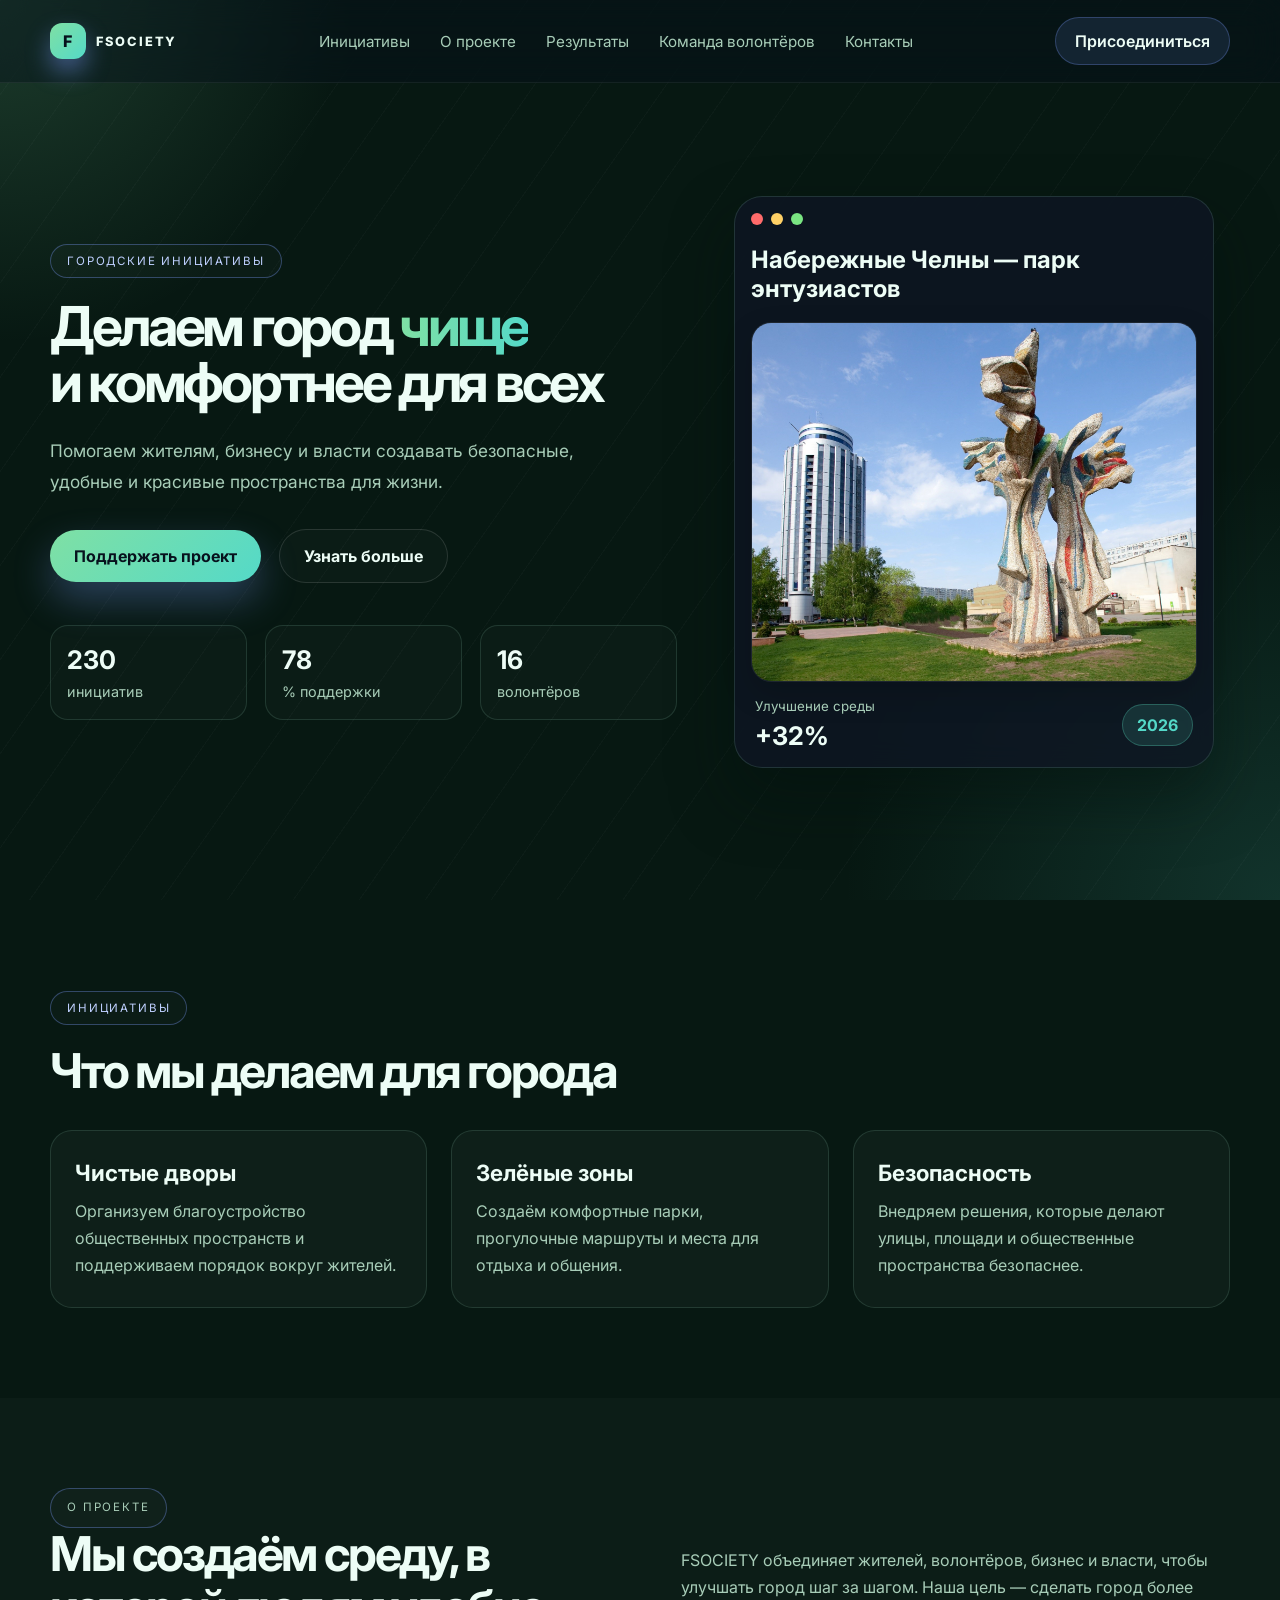
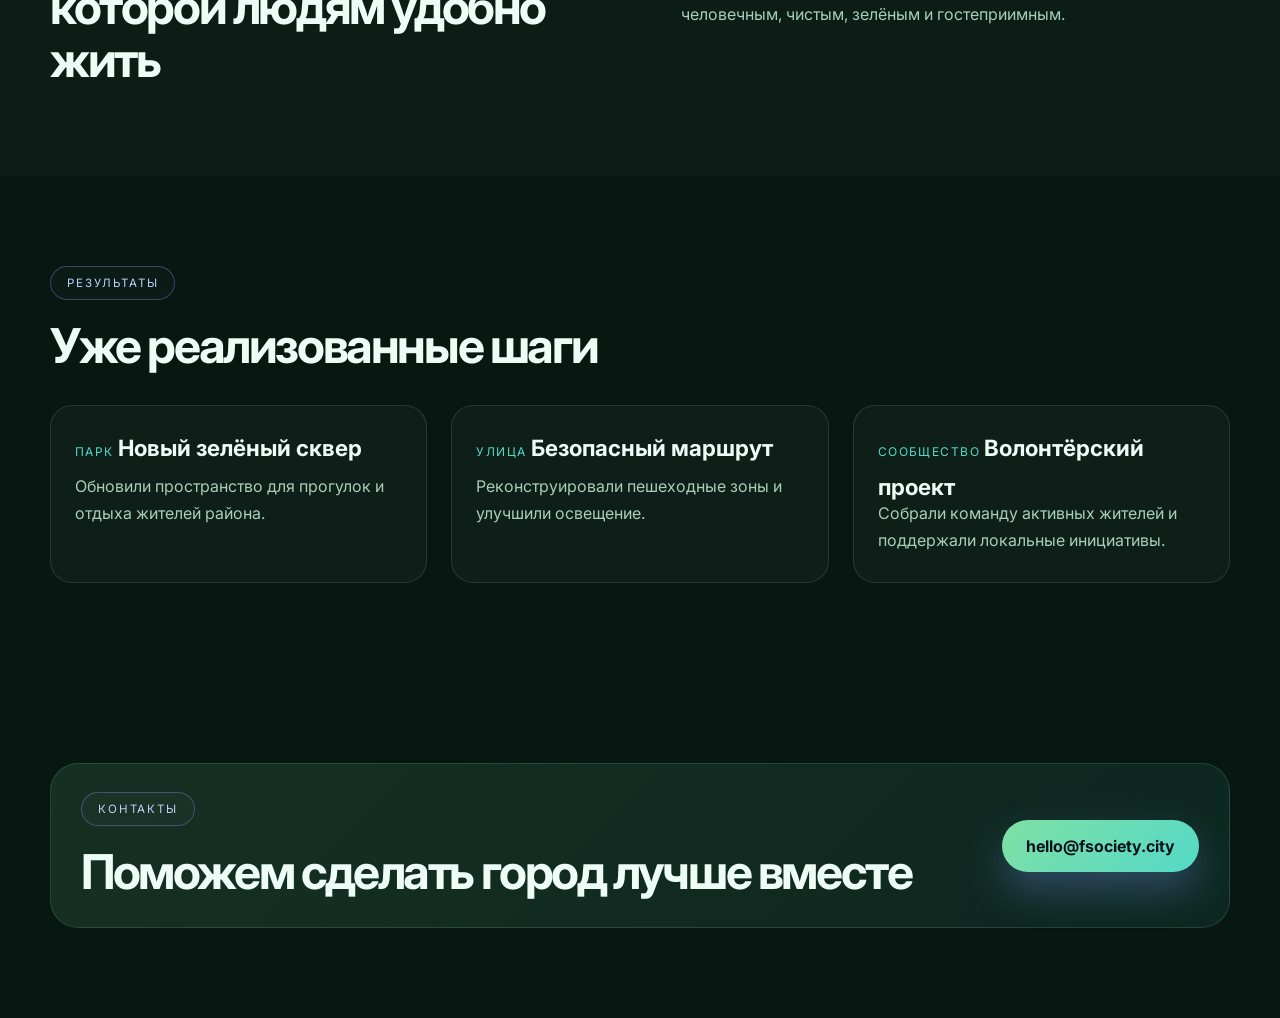
<file: index.html>
<!DOCTYPE html>
<html lang="ru">
  <head>
    <meta charset="UTF-8" />
    <meta name="viewport" content="width=device-width, initial-scale=1.0" />
    <title>FSOCIETY — Благоустройство города</title>
    <meta
      name="description"
      content="Мы создаём удобные, безопасные и красивые общественные пространства для людей и города."
    />
    <link rel="preconnect" href="https://fonts.googleapis.com" />
    <link rel="preconnect" href="https://fonts.gstatic.com" crossorigin />
    <link
      href="https://fonts.googleapis.com/css2?family=Inter:wght@400;500;600;700;800;900&display=swap"
      rel="stylesheet"
    />
    <link rel="stylesheet" href="assets/css/style.css" />
  </head>
  <body>
    <header class="site-header">
      <div class="container nav">
        <div class="brand">
          <span class="brand-mark">F</span>
          <span class="brand-text">FSOCIETY</span>
        </div>

        <nav class="nav-menu" aria-label="Главное меню">
          <a href="#services">Инициативы</a>
          <a href="#about">О проекте</a>
          <a href="#cases">Результаты</a>
          <a href="volunteers.html">Команда волонтёров</a>
          <a href="#contact">Контакты</a>
        </nav>

        <a class="nav-button" href="support.html">Присоединиться</a>
      </div>
    </header>

    <main>
      <section class="hero">
        <div class="container hero-inner">
          <div class="hero-copy">
            <p class="eyebrow">Городские инициативы</p>
            <h1>
              Делаем город <span>чище</span><br />
              и комфортнее для всех
            </h1>
            <p class="subtext">
              Помогаем жителям, бизнесу и власти создавать безопасные, удобные и красивые пространства для жизни.
            </p>

            <div class="cta-group">
              <a href="contacts.html" class="btn btn-primary">Поддержать проект</a>
              <a href="more.html" class="btn btn-secondary">Узнать больше</a>
            </div>

            <ul class="hero-stats" aria-label="Показатели проекта">
              <li>
                <strong data-count="230">0</strong>
                <span>инициатив</span>
              </li>
              <li>
                <strong data-count="78">0</strong>
                <span>% поддержки</span>
              </li>
              <li>
                <strong data-count="16">0</strong>
                <span>волонтёров</span>
              </li>
            </ul>
          </div>

          <div class="hero-visual" aria-label="Визуальная панель проекта">
            <div class="glass-card card-main">
              <div class="mini-header">
                <span class="dot red"></span>
                <span class="dot yellow"></span>
                <span class="dot green"></span>
              </div>

              <h2 class="image-title">Набережные Челны — парк энтузиастов</h2>

              <img
                class="hero-image"
                src="assets/img/photo.jpg"
                alt="Городская улица, благоустройство и общественные пространства"
              />

              <div class="metric-row">
                <div>
                  <small>Улучшение среды</small>
                  <strong>+32%</strong>
                </div>
                <div class="badge-pill">2026</div>
              </div>
            </div>
          </div>
        </div>
      </section>

      <section id="services" class="info-section">
        <div class="container">
          <div class="section-heading">
            <p class="eyebrow">Инициативы</p>
            <h2>Что мы делаем для города</h2>
          </div>

          <div class="cards-grid">
            <article class="info-card">
              <h3>Чистые дворы</h3>
              <p>Организуем благоустройство общественных пространств и поддерживаем порядок вокруг жителей.</p>
            </article>
            <article class="info-card">
              <h3>Зелёные зоны</h3>
              <p>Создаём комфортные парки, прогулочные маршруты и места для отдыха и общения.</p>
            </article>
            <article class="info-card">
              <h3>Безопасность</h3>
              <p>Внедряем решения, которые делают улицы, площади и общественные пространства безопаснее.</p>
            </article>
          </div>
        </div>
      </section>

      <section id="about" class="info-section alt-section">
        <div class="container about-wrap">
          <div>
            <p class="eyebrow">О проекте</p>
            <h2>Мы создаём среду, в которой людям удобно жить</h2>
          </div>
          <p>
            FSOCIETY объединяет жителей, волонтёров, бизнес и власти, чтобы улучшать город шаг за шагом.
            Наша цель — сделать город более человечным, чистым, зелёным и гостеприимным.
          </p>
        </div>
      </section>

      <section id="cases" class="info-section">
        <div class="container">
          <div class="section-heading">
            <p class="eyebrow">Результаты</p>
            <h2>Уже реализованные шаги</h2>
          </div>

          <div class="cases-grid">
            <div class="case-item">
              <span>Парк</span>
              <strong>Новый зелёный сквер</strong>
              <p>Обновили пространство для прогулок и отдыха жителей района.</p>
            </div>
            <div class="case-item">
              <span>Улица</span>
              <strong>Безопасный маршрут</strong>
              <p>Реконструировали пешеходные зоны и улучшили освещение.</p>
            </div>
            <div class="case-item">
              <span>Сообщество</span>
              <strong>Волонтёрский проект</strong>
              <p>Собрали команду активных жителей и поддержали локальные инициативы.</p>
            </div>
          </div>
        </div>
      </section>

      <section id="contact" class="info-section contact-section">
        <div class="container contact-box">
          <div>
            <p class="eyebrow">Контакты</p>
            <h2>Поможем сделать город лучше вместе</h2>
          </div>
          <a href="mailto:hello@fsociety.city" class="btn btn-primary">hello@fsociety.city</a>
        </div>
      </section>
    </main>

    <script src="assets/js/script.js"></script>
  </body>
</html>
</file>
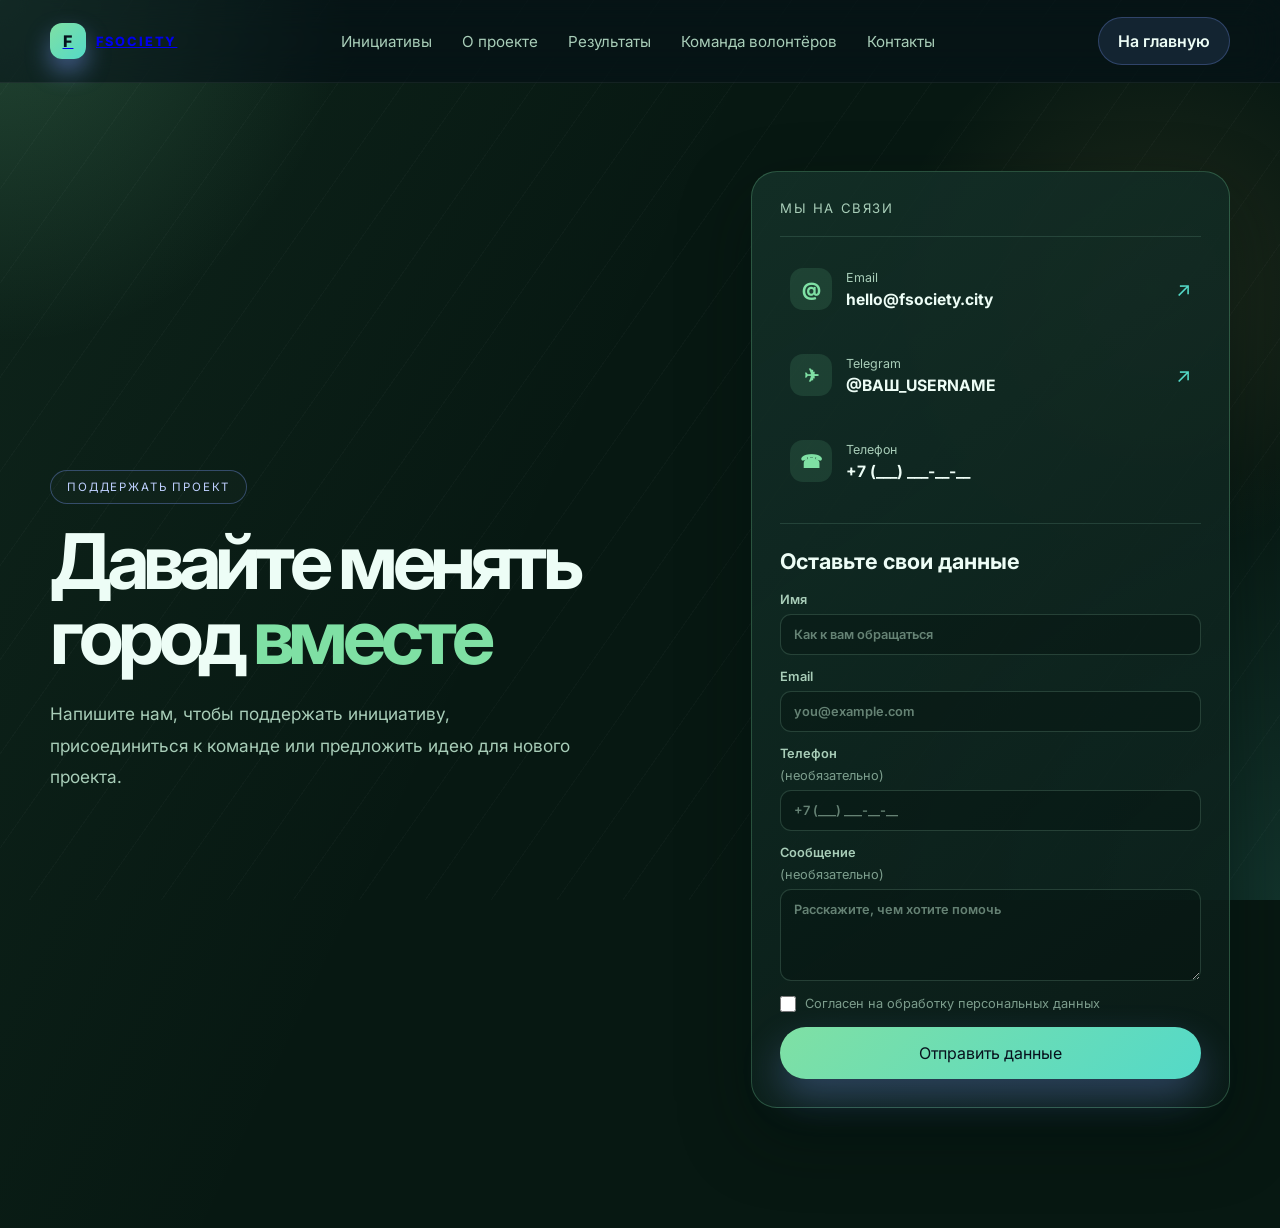
<file: contacts.html>
<!DOCTYPE html>
<html lang="ru">
  <head>
    <meta charset="UTF-8" />
    <meta name="viewport" content="width=device-width, initial-scale=1.0" />
    <title>Контакты | FSOCIETY</title>
    <meta
      name="description"
      content="Свяжитесь с командой FSOCIETY и поддержите городские инициативы."
    />
    <link rel="preconnect" href="https://fonts.googleapis.com" />
    <link rel="preconnect" href="https://fonts.gstatic.com" crossorigin />
    <link
      href="https://fonts.googleapis.com/css2?family=Inter:wght@400;500;600;700;800;900&display=swap"
      rel="stylesheet"
    />
    <link rel="stylesheet" href="assets/css/style.css" />
  </head>
  <body>
    <header class="site-header">
      <div class="container nav">
        <a class="brand" href="index.html" aria-label="FSOCIETY, на главную">
          <span class="brand-mark">F</span>
          <span class="brand-text">FSOCIETY</span>
        </a>

        <nav class="nav-menu" aria-label="Главное меню">
          <a href="index.html#services">Инициативы</a>
          <a href="index.html#about">О проекте</a>
          <a href="index.html#cases">Результаты</a>
          <a href="volunteers.html">Команда волонтёров</a>
          <a href="contacts.html" aria-current="page">Контакты</a>
        </nav>

        <a class="nav-button" href="index.html">На главную</a>
      </div>
    </header>

    <main class="contact-page">
      <section class="container contact-hero">
        <div class="contact-intro">
          <p class="eyebrow">Поддержать проект</p>
          <h1>Давайте менять город <span>вместе</span></h1>
          <p class="subtext">
            Напишите нам, чтобы поддержать инициативу, присоединиться к команде или предложить идею для нового проекта.
          </p>
        </div>

        <div class="contact-panel">
          <div class="contact-panel-heading">
            <p>Мы на связи</p>
          </div>

          <div class="contact-list">
            <a class="contact-item" href="mailto:hello@fsociety.city">
              <span class="contact-icon">@</span>
              <span>
                <small>Email</small>
                <strong>hello@fsociety.city</strong>
              </span>
              <span class="contact-arrow" aria-hidden="true">↗</span>
            </a>

            <a class="contact-item" href="https://t.me/ВАШ_USERNAME">
              <span class="contact-icon">✈</span>
              <span>
                <small>Telegram</small>
                <strong>@ВАШ_USERNAME</strong>
              </span>
              <span class="contact-arrow" aria-hidden="true">↗</span>
            </a>

            <div class="contact-item">
              <span class="contact-icon">☎</span>
              <span>
                <small>Телефон</small>
                <strong>+7 (___) ___-__-__</strong>
              </span>
            </div>
          </div>

          <form class="personal-form" action="mailto:hello@fsociety.city" method="post" enctype="text/plain">
            <h2>Оставьте свои данные</h2>
            <label>
              Имя
              <input type="text" name="Имя" autocomplete="name" placeholder="Как к вам обращаться" required />
            </label>
            <label>
              Email
              <input type="email" name="Email" autocomplete="email" placeholder="you@example.com" required />
            </label>
            <label>
              Телефон <span>(необязательно)</span>
              <input type="tel" name="Телефон" autocomplete="tel" placeholder="+7 (___) ___-__-__" />
            </label>
            <label>
              Сообщение <span>(необязательно)</span>
              <textarea name="Сообщение" rows="4" placeholder="Расскажите, чем хотите помочь"></textarea>
            </label>
            <label class="consent-label">
              <input type="checkbox" name="Согласие" required />
              <span>Согласен на обработку персональных данных</span>
            </label>
            <button class="btn btn-primary" type="submit">Отправить данные</button>
          </form>
        </div>
      </section>
    </main>
    <script src="assets/js/script.js"></script>
  </body>
</html>
</file>
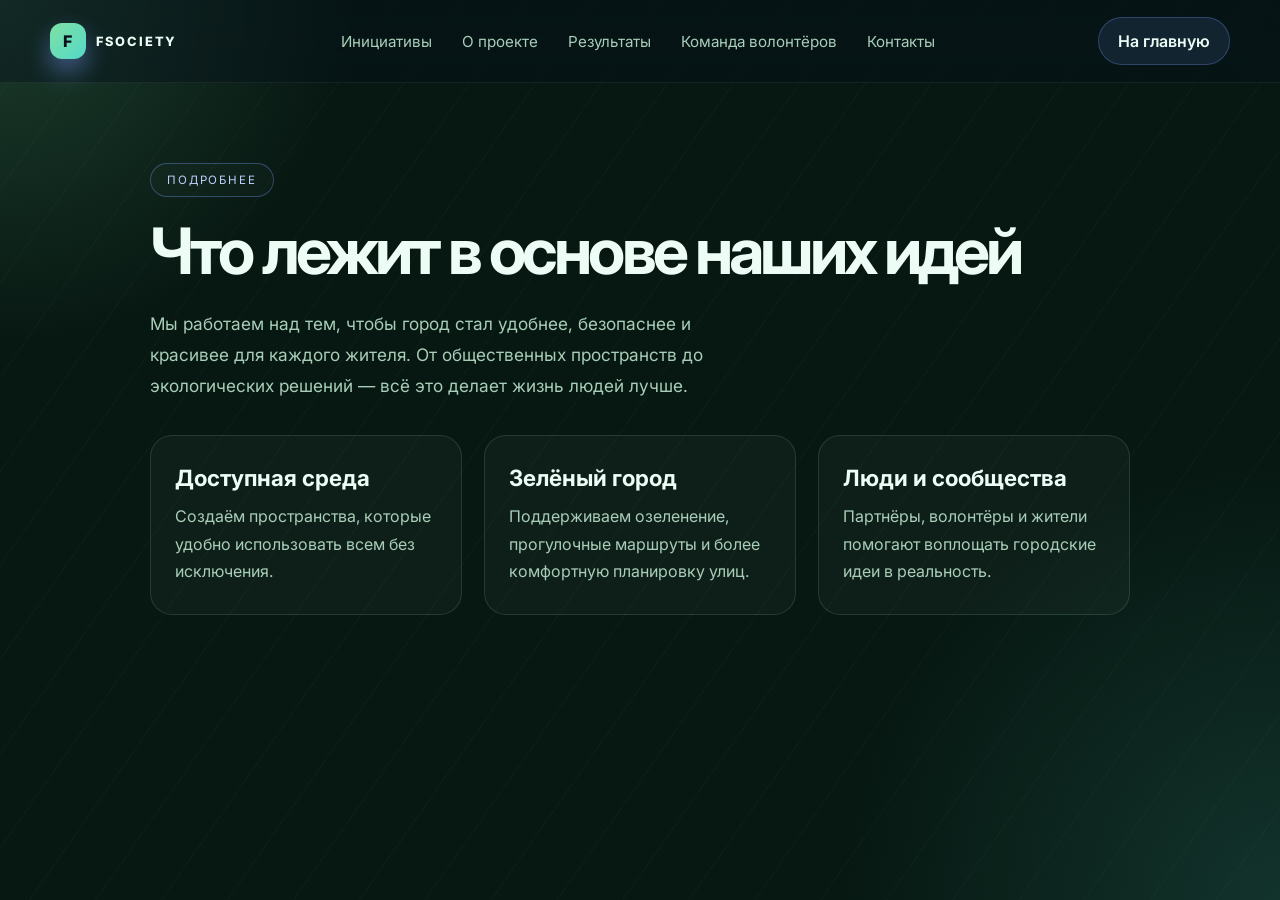
<file: more.html>
<!DOCTYPE html>
<html lang="ru">
  <head>
    <meta charset="UTF-8" />
    <meta name="viewport" content="width=device-width, initial-scale=1.0" />
    <title>Узнать больше | FSOCIETY</title>
    <link rel="preconnect" href="https://fonts.googleapis.com" />
    <link rel="preconnect" href="https://fonts.gstatic.com" crossorigin />
    <link href="https://fonts.googleapis.com/css2?family=Inter:wght@400;500;600;700;800;900&display=swap" rel="stylesheet" />
    <link rel="stylesheet" href="assets/css/style.css" />
  </head>
  <body>
    <header class="site-header">
      <div class="container nav">
        <div class="brand">
          <span class="brand-mark">F</span>
          <span class="brand-text">FSOCIETY</span>
        </div>

        <nav class="nav-menu" aria-label="Главное меню">
          <a href="index.html#services">Инициативы</a>
          <a href="index.html#about">О проекте</a>
          <a href="index.html#cases">Результаты</a>
          <a href="volunteers.html">Команда волонтёров</a>
          <a href="index.html#contact">Контакты</a>
        </nav>

        <a class="nav-button" href="index.html">На главную</a>
      </div>
    </header>

    <main class="page-shell">
      <section class="container inner-page">
        <p class="eyebrow">Подробнее</p>
        <h1>Что лежит в основе наших идей</h1>
        <p class="subtext">
          Мы работаем над тем, чтобы город стал удобнее, безопаснее и красивее для каждого жителя.
          От общественных пространств до экологических решений — всё это делает жизнь людей лучше.
        </p>

        <div class="support-grid">
          <div class="info-card">
            <h3>Доступная среда</h3>
            <p>Создаём пространства, которые удобно использовать всем без исключения.</p>
          </div>
          <div class="info-card">
            <h3>Зелёный город</h3>
            <p>Поддерживаем озеленение, прогулочные маршруты и более комфортную планировку улиц.</p>
          </div>
          <div class="info-card">
            <h3>Люди и сообщества</h3>
            <p>Партнёры, волонтёры и жители помогают воплощать городские идеи в реальность.</p>
          </div>
        </div>
      </section>
    </main>
    <script src="assets/js/script.js"></script>
  </body>
</html>
</file>
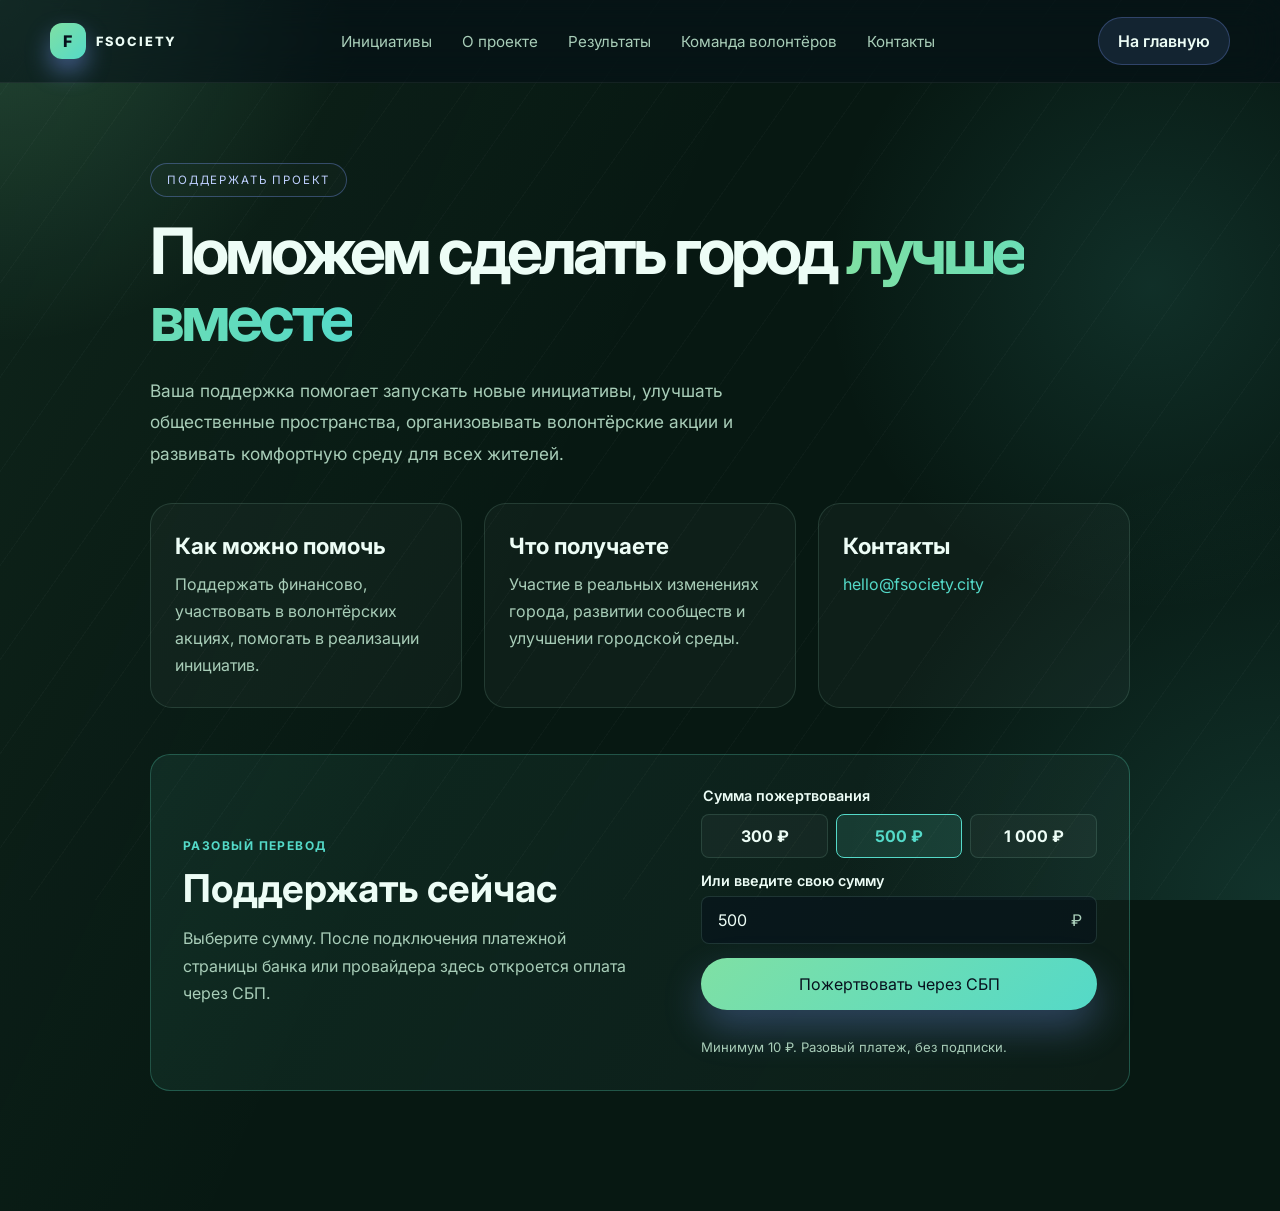
<file: support.html>
<!DOCTYPE html>
<html lang="ru">
  <head>
    <meta charset="UTF-8" />
    <meta name="viewport" content="width=device-width, initial-scale=1.0" />
    <title>Поддержать проект | FSOCIETY</title>
    <link rel="preconnect" href="https://fonts.googleapis.com" />
    <link rel="preconnect" href="https://fonts.gstatic.com" crossorigin />
    <link href="https://fonts.googleapis.com/css2?family=Inter:wght@400;500;600;700;800;900&display=swap" rel="stylesheet" />
    <link rel="stylesheet" href="assets/css/style.css" />
  </head>
  <body>
    <header class="site-header">
      <div class="container nav">
        <div class="brand">
          <span class="brand-mark">F</span>
          <span class="brand-text">FSOCIETY</span>
        </div>

        <nav class="nav-menu" aria-label="Главное меню">
          <a href="index.html#services">Инициативы</a>
          <a href="index.html#about">О проекте</a>
          <a href="index.html#cases">Результаты</a>
          <a href="volunteers.html">Команда волонтёров</a>
          <a href="index.html#contact">Контакты</a>
        </nav>

        <a class="nav-button" href="index.html">На главную</a>
      </div>
    </header>

    <main class="page-shell support-page">
      <section class="container inner-page">
        <p class="eyebrow">Поддержать проект</p>
        <h1>Поможем сделать город <span>лучше вместе</span></h1>
        <p class="subtext">
          Ваша поддержка помогает запускать новые инициативы, улучшать общественные пространства,
          организовывать волонтёрские акции и развивать комфортную среду для всех жителей.
        </p>

        <div class="support-grid">
          <div class="info-card">
            <h3>Как можно помочь</h3>
            <p>Поддержать финансово, участвовать в волонтёрских акциях, помогать в реализации инициатив.</p>
          </div>
          <div class="info-card">
            <h3>Что получаете</h3>
            <p>Участие в реальных изменениях города, развитии сообществ и улучшении городской среды.</p>
          </div>
          <div class="info-card">
            <h3>Контакты</h3>
            <p><a href="mailto:hello@fsociety.city">hello@fsociety.city</a></p>
          </div>
        </div>

        <section class="donation-panel" aria-labelledby="donation-title">
          <div class="donation-copy">
            <p class="donation-kicker">Разовый перевод</p>
            <h2 id="donation-title">Поддержать сейчас</h2>
            <p>Выберите сумму. После подключения платежной страницы банка или провайдера здесь откроется оплата через СБП.</p>
          </div>

          <form class="donation-form" id="donation-form" data-payment-url-template="">
            <fieldset class="donation-amounts">
              <legend>Сумма пожертвования</legend>
              <div class="amount-options">
                <button class="amount-option" type="button" data-amount="300" aria-pressed="false">300 ₽</button>
                <button class="amount-option is-selected" type="button" data-amount="500" aria-pressed="true">500 ₽</button>
                <button class="amount-option" type="button" data-amount="1000" aria-pressed="false">1 000 ₽</button>
              </div>
            </fieldset>

            <label class="custom-amount-label" for="donation-amount">Или введите свою сумму</label>
            <div class="amount-input-wrap">
              <input id="donation-amount" name="amount" type="number" min="10" max="100000" step="1" value="500" inputmode="numeric" required />
              <span aria-hidden="true">₽</span>
            </div>
            <button class="btn btn-primary donation-submit" type="submit">Пожертвовать через СБП</button>
            <p class="donation-status" id="donation-status" role="status" aria-live="polite"></p>
            <p class="donation-note">Минимум 10 ₽. Разовый платеж, без подписки.</p>
          </form>
        </section>
      </section>
    </main>
    <script src="assets/js/script.js"></script>
  </body>
</html>
</file>
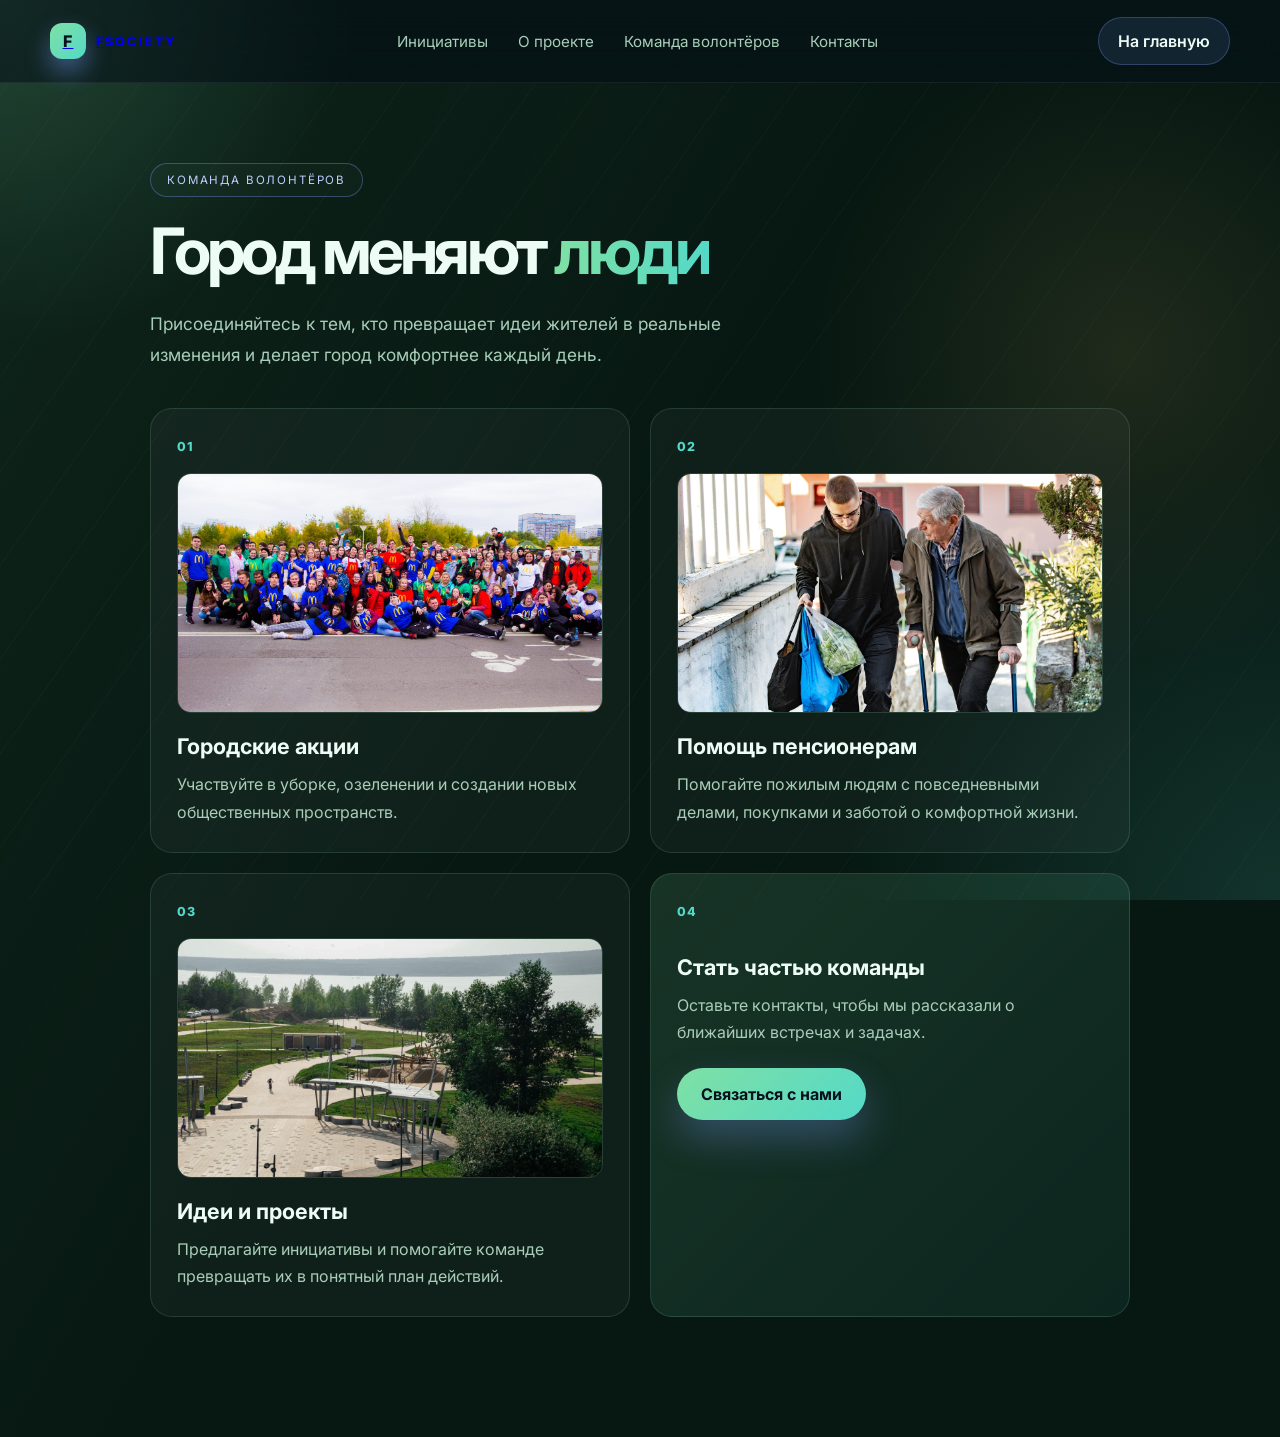
<file: volunteers.html>
<!DOCTYPE html>
<html lang="ru">
  <head>
    <meta charset="UTF-8" />
    <meta name="viewport" content="width=device-width, initial-scale=1.0" />
    <title>Команда волонтёров | FSOCIETY</title>
    <meta
      name="description"
      content="Команда волонтёров FSOCIETY и направления участия в городских инициативах."
    />
    <link rel="preconnect" href="https://fonts.googleapis.com" />
    <link rel="preconnect" href="https://fonts.gstatic.com" crossorigin />
    <link
      href="https://fonts.googleapis.com/css2?family=Inter:wght@400;500;600;700;800;900&display=swap"
      rel="stylesheet"
    />
    <link rel="stylesheet" href="assets/css/style.css" />
  </head>
  <body>
    <header class="site-header">
      <div class="container nav">
        <a class="brand" href="index.html" aria-label="FSOCIETY, на главную">
          <span class="brand-mark">F</span>
          <span class="brand-text">FSOCIETY</span>
        </a>

        <nav class="nav-menu" aria-label="Главное меню">
          <a href="index.html#services">Инициативы</a>
          <a href="index.html#about">О проекте</a>
          <a href="volunteers.html" aria-current="page">Команда волонтёров</a>
          <a href="index.html#contact">Контакты</a>
        </nav>

        <a class="nav-button" href="index.html">На главную</a>
      </div>
    </header>

    <main class="page-shell volunteers-page">
      <section class="container inner-page">
        <p class="eyebrow">Команда волонтёров</p>
        <h1>Город меняют <span>люди</span></h1>
        <p class="subtext">
          Присоединяйтесь к тем, кто превращает идеи жителей в реальные изменения и делает город комфортнее каждый день.
        </p>

        <div class="volunteer-grid">
          <article class="volunteer-card">
            <span class="volunteer-number">01</span>
            <img class="volunteer-image" src="assets/img/Снимок_50.jpg" alt="Команда волонтёров на городской акции" />
            <h2>Городские акции</h2>
            <p>Участвуйте в уборке, озеленении и создании новых общественных пространств.</p>
          </article>
          <article class="volunteer-card">
            <span class="volunteer-number">02</span>
            <img class="volunteer-image" src="assets/img/снимок.jpg" alt="Волонтёры помогают людям на городской акции" />
            <h2>Помощь пенсионерам</h2>
            <p>Помогайте пожилым людям с повседневными делами, покупками и заботой о комфортной жизни.</p>
          </article>
          <article class="volunteer-card">
            <span class="volunteer-number">03</span>
            <img class="volunteer-image" src="assets/img/а.jpg" alt="Волонтёры создают новые городские проекты" />
            <h2>Идеи и проекты</h2>
            <p>Предлагайте инициативы и помогайте команде превращать их в понятный план действий.</p>
          </article>
          <article class="volunteer-card volunteer-card-accent">
            <span class="volunteer-number">04</span>
            <h2>Стать частью команды</h2>
            <p>Оставьте контакты, чтобы мы рассказали о ближайших встречах и задачах.</p>
            <a href="contacts.html" class="btn btn-primary">Связаться с нами</a>
          </article>
        </div>
      </section>
    </main>
    <script src="assets/js/script.js"></script>
  </body>
</html>
</file>
<file: assets/css/style.css>
:root {
  --bg: #071812;
  --bg-soft: #0d1f1b;
  --panel: rgba(13, 31, 27, 0.72);
  --panel-border: rgba(166, 230, 201, 0.14);
  --text: #edfdf6;
  --muted: #a8cdb8;
  --primary: #7fe0a4;
  --secondary: #54d9c8;
  --accent: #f3c969;
  --shadow: rgba(4, 17, 13, 0.5);
}

* {
  box-sizing: border-box;
}

html {
  scroll-behavior: smooth;
}

body {
  margin: 0;
  font-family: "Inter", sans-serif;
  background:
    radial-gradient(circle at top left, rgba(127, 224, 164, 0.18), transparent 22%),
    radial-gradient(circle at bottom right, rgba(84, 217, 200, 0.14), transparent 28%),
    repeating-linear-gradient(125deg, rgba(237, 253, 246, 0.025) 0, rgba(237, 253, 246, 0.025) 1px, transparent 1px, transparent 54px),
    var(--bg);
  background-attachment: fixed;
  color: var(--text);
}

img {
  max-width: 100%;
  display: block;
}

.container {
  width: min(1180px, calc(100% - 32px));
  margin: 0 auto;
}

.site-header {
  position: sticky;
  top: 0;
  z-index: 20;
  backdrop-filter: blur(18px);
  background: rgba(7, 17, 29, 0.4);
  border-bottom: 1px solid rgba(255, 255, 255, 0.06);
}

.nav {
  min-height: 82px;
  display: flex;
  align-items: center;
  justify-content: space-between;
  gap: 24px;
}

.brand {
  display: inline-flex;
  align-items: center;
  gap: 10px;
  font-weight: 800;
  letter-spacing: 0.12em;
}

.brand-mark {
  display: inline-flex;
  align-items: center;
  justify-content: center;
  width: 36px;
  height: 36px;
  border-radius: 12px;
  background: linear-gradient(135deg, var(--primary), var(--secondary));
  color: #06111c;
  box-shadow: 0 12px 25px rgba(124, 155, 255, 0.46);
}

.brand-text {
  font-size: 0.8rem;
}

.nav-menu {
  display: flex;
  align-items: center;
  gap: 30px;
}

.nav-menu a {
  color: var(--muted);
  text-decoration: none;
  font-size: 0.95rem;
  transition: color 0.25s ease;
}

.nav-menu a:hover {
  color: var(--text);
}

.nav-button,
.btn {
  display: inline-flex;
  align-items: center;
  justify-content: center;
  text-decoration: none;
  border-radius: 999px;
  transition: all 0.25s ease;
}

.nav-button {
  padding: 0.8rem 1.2rem;
  background: rgba(124, 155, 255, 0.12);
  border: 1px solid rgba(124, 155, 255, 0.28);
  color: var(--text);
  font-weight: 600;
}

.nav-button:hover,
.btn:hover {
  transform: translateY(-2px);
}

.hero {
  min-height: calc(100vh - 82px);
  display: flex;
  align-items: center;
  padding: 60px 0 80px;
}

.hero-inner {
  display: grid;
  grid-template-columns: 1.1fr 0.9fr;
  align-items: center;
  gap: 40px;
}

.eyebrow {
  margin: 0 0 20px;
  display: inline-block;
  padding: 9px 16px;
  border: 1px solid rgba(124, 155, 255, 0.35);
  border-radius: 999px;
  color: #bfd0ff;
  background: rgba(255, 255, 255, 0.02);
  font-size: 0.72rem;
  letter-spacing: 0.16em;
  text-transform: uppercase;
}

.hero-copy h1 {
  margin: 0;
  font-size: clamp(2.2rem, 4.3vw, 4rem);
  line-height: 1.02;
  letter-spacing: -0.06em;
}

.hero-copy h1 span {
  background: linear-gradient(90deg, var(--primary), var(--secondary));
  -webkit-background-clip: text;
  -webkit-text-fill-color: transparent;
}

.subtext {
  margin-top: 24px;
  max-width: 590px;
  font-size: 1.08rem;
  line-height: 1.8;
  color: var(--muted);
}

.cta-group {
  display: flex;
  align-items: center;
  gap: 18px;
  flex-wrap: wrap;
  margin-top: 32px;
}

.btn {
  padding: 1rem 1.5rem;
  font-weight: 700;
}

.btn-primary {
  background: linear-gradient(135deg, var(--primary), var(--secondary));
  color: #07111d;
  box-shadow: 0 18px 38px rgba(124, 155, 255, 0.3);
}

.btn-secondary {
  background: rgba(255, 255, 255, 0.02);
  border: 1px solid rgba(255, 255, 255, 0.12);
  color: var(--text);
}

.hero-stats {
  list-style: none;
  padding: 0;
  margin: 42px 0 0;
  display: grid;
  grid-template-columns: repeat(3, minmax(0, 1fr));
  gap: 18px;
}

.hero-stats li {
  padding: 18px 16px;
  border-radius: 18px;
  background: rgba(255, 255, 255, 0.02);
  border: 1px solid var(--panel-border);
}

.hero-stats strong {
  display: block;
  font-size: clamp(1.5rem, 2vw, 2.3rem);
  margin-bottom: 6px;
}

.hero-stats span {
  color: var(--muted);
  font-size: 0.9rem;
}

.hero-visual {
  position: relative;
  min-height: 520px;
  display: flex;
  align-items: center;
  justify-content: center;
}

.glass-card {
  position: relative;
  width: min(100%, 480px);
  padding: 16px;
  border-radius: 28px;
  background: rgba(14, 22, 35, 0.8);
  border: 1px solid var(--panel-border);
  box-shadow: 0 30px 60px var(--shadow);
  backdrop-filter: blur(14px);
}

.mini-header {
  display: flex;
  gap: 8px;
  margin-bottom: 14px;
}

.dot {
  width: 12px;
  height: 12px;
  border-radius: 50%;
  display: inline-block;
}

.red { background: #ff6b6b; }
.yellow { background: #ffd166; }
.green { background: #7ae582; }

.hero-image {
  width: 100%;
  height: 360px;
  object-fit: cover;
  display: block;
  border-radius: 20px;
  border: 1px solid rgba(255, 255, 255, 0.07);
  box-shadow: 0 12px 30px rgba(0, 0, 0, 0.18);
}

.metric-row {
  display: flex;
  align-items: center;
  justify-content: space-between;
  gap: 20px;
  margin-top: 16px;
  padding: 0 4px;
}

.metric-row small {
  color: var(--muted);
  display: block;
  margin-bottom: 6px;
}

.metric-row strong {
  font-size: 1.6rem;
}

.badge-pill {
  display: inline-flex;
  align-items: center;
  justify-content: center;
  min-width: 68px;
  padding: 10px 14px;
  border-radius: 999px;
  background: rgba(98, 240, 208, 0.12);
  border: 1px solid rgba(98, 240, 208, 0.26);
  color: var(--secondary);
  font-weight: 700;
}

.floating-card {
  position: absolute;
  display: flex;
  flex-direction: column;
  gap: 6px;
  min-width: 150px;
  padding: 14px 16px;
  border-radius: 18px;
  border: 1px solid var(--panel-border);
  background: rgba(8, 19, 30, 0.75);
  box-shadow: 0 24px 35px rgba(0, 0, 0, 0.18);
}

.floating-card span {
  color: var(--muted);
  font-size: 0.72rem;
  text-transform: uppercase;
  letter-spacing: 0.08em;
}

.floating-card strong {
  font-size: 1.2rem;
}

.info-section {
  padding: 90px 0;
}

.alt-section {
  background: rgba(255, 255, 255, 0.02);
}

.section-heading {
  margin-bottom: 32px;
}

.section-heading h2,
.about-wrap h2,
.contact-box h2 {
  margin: 0;
  font-size: clamp(2rem, 4vw, 3rem);
  line-height: 1.1;
  letter-spacing: -0.05em;
}

.cards-grid,
.cases-grid {
  display: grid;
  grid-template-columns: repeat(3, minmax(0, 1fr));
  gap: 24px;
}

.info-card,
.case-item {
  background: rgba(255, 255, 255, 0.03);
  border: 1px solid var(--panel-border);
  border-radius: 22px;
  padding: 28px 24px;
}

.info-card h3,
.case-item strong {
  margin: 0 0 12px;
  font-size: 1.4rem;
}

.info-card p,
.case-item p,
.about-wrap p {
  margin: 0;
  line-height: 1.7;
  color: var(--muted);
}

.case-item span {
  display: inline-block;
  margin-bottom: 14px;
  color: var(--secondary);
  font-size: 0.75rem;
  letter-spacing: 0.12em;
  text-transform: uppercase;
}

.about-wrap {
  display: grid;
  grid-template-columns: 1.1fr 1fr;
  gap: 28px;
  align-items: center;
}

.contact-box {
  display: flex;
  align-items: center;
  justify-content: space-between;
  gap: 24px;
  padding: 28px 30px;
  border-radius: 28px;
  background: linear-gradient(135deg, rgba(127, 224, 164, 0.12), rgba(84, 217, 200, 0.08));
  border: 1px solid var(--panel-border);
}

.page-shell {
  padding: 80px 0 120px;
}

.inner-page {
  max-width: 980px;
}

.inner-page h1 {
  margin: 0;
  font-size: clamp(2.4rem, 5vw, 4rem);
  line-height: 1.05;
  letter-spacing: -0.06em;
}

.support-page {
  min-height: calc(100vh - 82px);
  background:
    linear-gradient(115deg, rgba(127, 224, 164, 0.06), transparent 42%),
    radial-gradient(circle at 90% 18%, rgba(84, 217, 200, 0.12), transparent 22%);
}

.support-page h1 span {
  background: linear-gradient(90deg, var(--primary), var(--secondary));
  -webkit-background-clip: text;
  -webkit-text-fill-color: transparent;
}

.volunteers-page {
  min-height: calc(100vh - 82px);
  background:
    linear-gradient(120deg, rgba(127, 224, 164, 0.06), transparent 44%),
    radial-gradient(circle at 88% 20%, rgba(243, 201, 105, 0.1), transparent 20%);
}

.volunteers-page h1 span {
  background: linear-gradient(90deg, var(--primary), var(--secondary));
  -webkit-background-clip: text;
  -webkit-text-fill-color: transparent;
}

.volunteer-grid {
  display: grid;
  grid-template-columns: repeat(2, minmax(0, 1fr));
  gap: 20px;
  margin-top: 38px;
}

.volunteer-card {
  position: relative;
  min-height: 220px;
  padding: 26px;
  overflow: hidden;
  border: 1px solid var(--panel-border);
  border-radius: 22px;
  background: rgba(255, 255, 255, 0.035);
}

.volunteer-card h2 {
  margin: 34px 0 12px;
  font-size: 1.35rem;
}

.volunteer-image {
  width: 100%;
  height: 240px;
  margin-top: 18px;
  border-radius: 14px;
  object-fit: cover;
  object-position: center 42%;
  border: 1px solid rgba(166, 230, 201, 0.16);
}

.volunteer-card:has(.volunteer-image) h2 {
  margin-top: 20px;
}

.volunteer-card p {
  max-width: 430px;
  margin: 0;
  color: var(--muted);
  line-height: 1.7;
}

.volunteer-number {
  color: var(--secondary);
  font-size: 0.78rem;
  font-weight: 800;
  letter-spacing: 0.12em;
}

.volunteer-card-accent {
  background: linear-gradient(135deg, rgba(127, 224, 164, 0.14), rgba(84, 217, 200, 0.07));
}

.volunteer-card-accent .btn {
  margin-top: 22px;
}

.support-grid {
  display: grid;
  grid-template-columns: repeat(3, minmax(0, 1fr));
  gap: 22px;
  margin-top: 34px;
}

.support-grid .info-card {
  min-height: 180px;
}

.support-grid a {
  color: var(--secondary);
  text-decoration: none;
}

.donation-panel {
  display: grid;
  grid-template-columns: minmax(0, 1fr) minmax(300px, 0.82fr);
  gap: 36px;
  align-items: center;
  margin-top: 46px;
  padding: 32px;
  border: 1px solid rgba(98, 240, 208, 0.24);
  border-radius: 20px;
  background: linear-gradient(120deg, rgba(98, 240, 208, 0.08), rgba(255, 255, 255, 0.025));
}

.donation-kicker {
  margin: 0 0 12px;
  color: var(--secondary);
  font-size: 0.75rem;
  font-weight: 700;
  letter-spacing: 0.12em;
  text-transform: uppercase;
}

.donation-copy h2 {
  margin: 0;
  font-size: clamp(1.7rem, 3vw, 2.4rem);
}

.donation-copy > p:last-child {
  max-width: 460px;
  margin: 14px 0 0;
  color: var(--muted);
  line-height: 1.7;
}

.donation-form {
  display: grid;
  gap: 14px;
}

.donation-amounts {
  min-width: 0;
  margin: 0;
  padding: 0;
  border: 0;
}

.donation-amounts legend,
.custom-amount-label {
  margin-bottom: 10px;
  color: var(--text);
  font-size: 0.9rem;
  font-weight: 600;
}

.amount-options {
  display: grid;
  grid-template-columns: repeat(3, minmax(0, 1fr));
  gap: 8px;
}

.amount-option {
  min-height: 44px;
  border: 1px solid var(--panel-border);
  border-radius: 8px;
  background: rgba(255, 255, 255, 0.035);
  color: var(--text);
  font: inherit;
  font-weight: 700;
  cursor: pointer;
}

.amount-option:hover,
.amount-option.is-selected {
  border-color: var(--secondary);
  background: rgba(98, 240, 208, 0.12);
  color: var(--secondary);
}

.custom-amount-label {
  margin: 0 0 -7px;
}

.amount-input-wrap {
  display: flex;
  align-items: center;
  min-height: 48px;
  padding: 0 14px;
  border: 1px solid var(--panel-border);
  border-radius: 8px;
  background: rgba(7, 17, 29, 0.55);
}

.amount-input-wrap:focus-within {
  border-color: var(--secondary);
}

.amount-input-wrap input {
  width: 100%;
  border: 0;
  outline: 0;
  background: transparent;
  color: var(--text);
  font: inherit;
  font-size: 1rem;
}

.amount-input-wrap input::-webkit-inner-spin-button,
.amount-input-wrap input::-webkit-outer-spin-button {
  margin: 0;
  appearance: none;
}

.amount-input-wrap input[type="number"] {
  appearance: textfield;
}

.amount-input-wrap > span {
  color: var(--muted);
}

.donation-submit {
  width: 100%;
  min-height: 50px;
  border: 0;
  cursor: pointer;
  font: inherit;
}

.donation-status,
.donation-note {
  min-height: 0;
  margin: 0;
  color: var(--muted);
  font-size: 0.82rem;
  line-height: 1.5;
}

.donation-status:not(:empty) {
  padding: 10px 12px;
  border-left: 2px solid var(--accent);
  background: rgba(255, 126, 126, 0.08);
  color: var(--text);
}

.contact-page {
  min-height: calc(100vh - 82px);
  padding: 88px 0 120px;
  background:
    linear-gradient(115deg, rgba(127, 224, 164, 0.06), transparent 42%),
    radial-gradient(circle at 90% 18%, rgba(243, 201, 105, 0.1), transparent 18%);
}

.contact-hero {
  display: grid;
  grid-template-columns: minmax(0, 1fr) minmax(360px, 0.8fr);
  align-items: center;
  gap: clamp(40px, 8vw, 110px);
}

.contact-intro h1 {
  max-width: 650px;
  margin: 0;
  font-size: clamp(2.8rem, 6vw, 5.4rem);
  line-height: 0.98;
  letter-spacing: -0.07em;
}

.contact-intro h1 span {
  color: var(--primary);
}

.contact-intro .subtext {
  max-width: 520px;
}

.contact-panel {
  padding: 28px;
  border: 1px solid rgba(127, 224, 164, 0.26);
  border-radius: 26px;
  background: linear-gradient(145deg, rgba(20, 48, 40, 0.9), rgba(10, 28, 24, 0.84));
  box-shadow: 0 28px 70px rgba(2, 15, 11, 0.42);
}

.contact-panel-heading {
  display: flex;
  align-items: center;
  gap: 10px;
  padding-bottom: 20px;
  border-bottom: 1px solid rgba(166, 230, 201, 0.14);
}

.contact-panel-heading p {
  margin: 0;
  color: var(--muted);
  font-size: 0.82rem;
  letter-spacing: 0.12em;
  text-transform: uppercase;
}

.contact-list {
  display: grid;
  gap: 10px;
  margin-top: 14px;
}

.contact-item {
  display: grid;
  grid-template-columns: 42px 1fr auto;
  align-items: center;
  gap: 14px;
  min-height: 76px;
  padding: 12px 10px;
  color: var(--text);
  text-decoration: none;
  border-radius: 15px;
  transition: background 0.25s ease, transform 0.25s ease;
}

a.contact-item:hover {
  background: rgba(127, 224, 164, 0.09);
  transform: translateX(4px);
}

.contact-icon {
  display: inline-flex;
  align-items: center;
  justify-content: center;
  width: 42px;
  height: 42px;
  border-radius: 13px;
  background: rgba(127, 224, 164, 0.12);
  color: var(--primary);
  font-size: 1.15rem;
  font-weight: 800;
}

.contact-item small,
.contact-item strong {
  display: block;
}

.contact-item small {
  margin-bottom: 5px;
  color: var(--muted);
  font-size: 0.78rem;
}

.contact-item strong {
  font-size: 0.98rem;
  overflow-wrap: anywhere;
}

.contact-arrow {
  color: var(--secondary);
  font-size: 1.25rem;
}

.personal-form {
  display: grid;
  gap: 14px;
  margin-top: 24px;
  padding-top: 24px;
  border-top: 1px solid rgba(166, 230, 201, 0.14);
}

.personal-form h2 {
  margin: 0 0 4px;
  font-size: 1.35rem;
}

.personal-form label {
  display: grid;
  gap: 7px;
  color: var(--muted);
  font-size: 0.8rem;
  font-weight: 600;
}

.personal-form label span {
  color: rgba(168, 205, 184, 0.72);
  font-weight: 400;
}

.personal-form input:not([type="checkbox"]),
.personal-form textarea {
  width: 100%;
  border: 1px solid rgba(166, 230, 201, 0.18);
  border-radius: 11px;
  padding: 12px 13px;
  background: rgba(4, 17, 13, 0.34);
  color: var(--text);
  font: inherit;
  outline: none;
  transition: border-color 0.2s ease, background 0.2s ease;
}

.personal-form textarea {
  resize: vertical;
  min-height: 92px;
}

.personal-form input::placeholder,
.personal-form textarea::placeholder {
  color: rgba(168, 205, 184, 0.58);
}

.personal-form input:not([type="checkbox"]):focus,
.personal-form textarea:focus {
  border-color: var(--primary);
  background: rgba(4, 17, 13, 0.55);
}

.consent-label {
  display: flex !important;
  grid-template-columns: auto 1fr;
  align-items: start;
  gap: 9px !important;
  line-height: 1.4;
}

.consent-label input {
  width: 16px;
  height: 16px;
  margin: 1px 0 0;
  accent-color: var(--primary);
}

.personal-form .btn {
  border: 0;
  cursor: pointer;
  font: inherit;
}

@media (max-width: 900px) {
  .cards-grid,
  .cases-grid,
  .about-wrap,
  .contact-box {
    grid-template-columns: 1fr;
    display: grid;
  }

  .donation-panel {
    grid-template-columns: minmax(0, 1fr);
    gap: 24px;
  }

  .contact-box {
    justify-content: start;
  }
  .hero-inner {
    grid-template-columns: 1fr;
    text-align: center;
  }

  .contact-hero {
    grid-template-columns: 1fr;
  }

  .subtext {
    margin-left: auto;
    margin-right: auto;
  }

  .cta-group {
    justify-content: center;
  }

  .hero-stats {
    max-width: 560px;
    margin-left: auto;
    margin-right: auto;
  }
}

@media (max-width: 720px) {
  .donation-panel {
    padding: 20px;
  }

  .nav {
    flex-wrap: wrap;
    justify-content: center;
    padding: 18px 0;
  }

  .nav-menu {
    width: 100%;
    justify-content: center;
    flex-wrap: wrap;
    gap: 14px 22px;
  }

  .hero {
    padding-top: 30px;
  }

  .contact-page {
    padding-top: 52px;
  }

  .contact-intro {
    text-align: center;
  }

  .contact-intro .eyebrow {
    margin-bottom: 16px;
  }

  .contact-panel {
    padding: 18px;
  }

  .hero-copy h1 {
    font-size: clamp(2.5rem, 12vw, 4.1rem);
  }

  .hero-stats {
    grid-template-columns: 1fr;
  }

  .volunteer-grid {
    grid-template-columns: 1fr;
  }

  .volunteer-image {
    height: 210px;
  }

  .floating-card {
    position: static;
    margin-top: 16px;
    min-width: 0;
    width: 100%;
  }

  .hero-visual {
    display: block;
    min-height: unset;
  }
}
</file>
